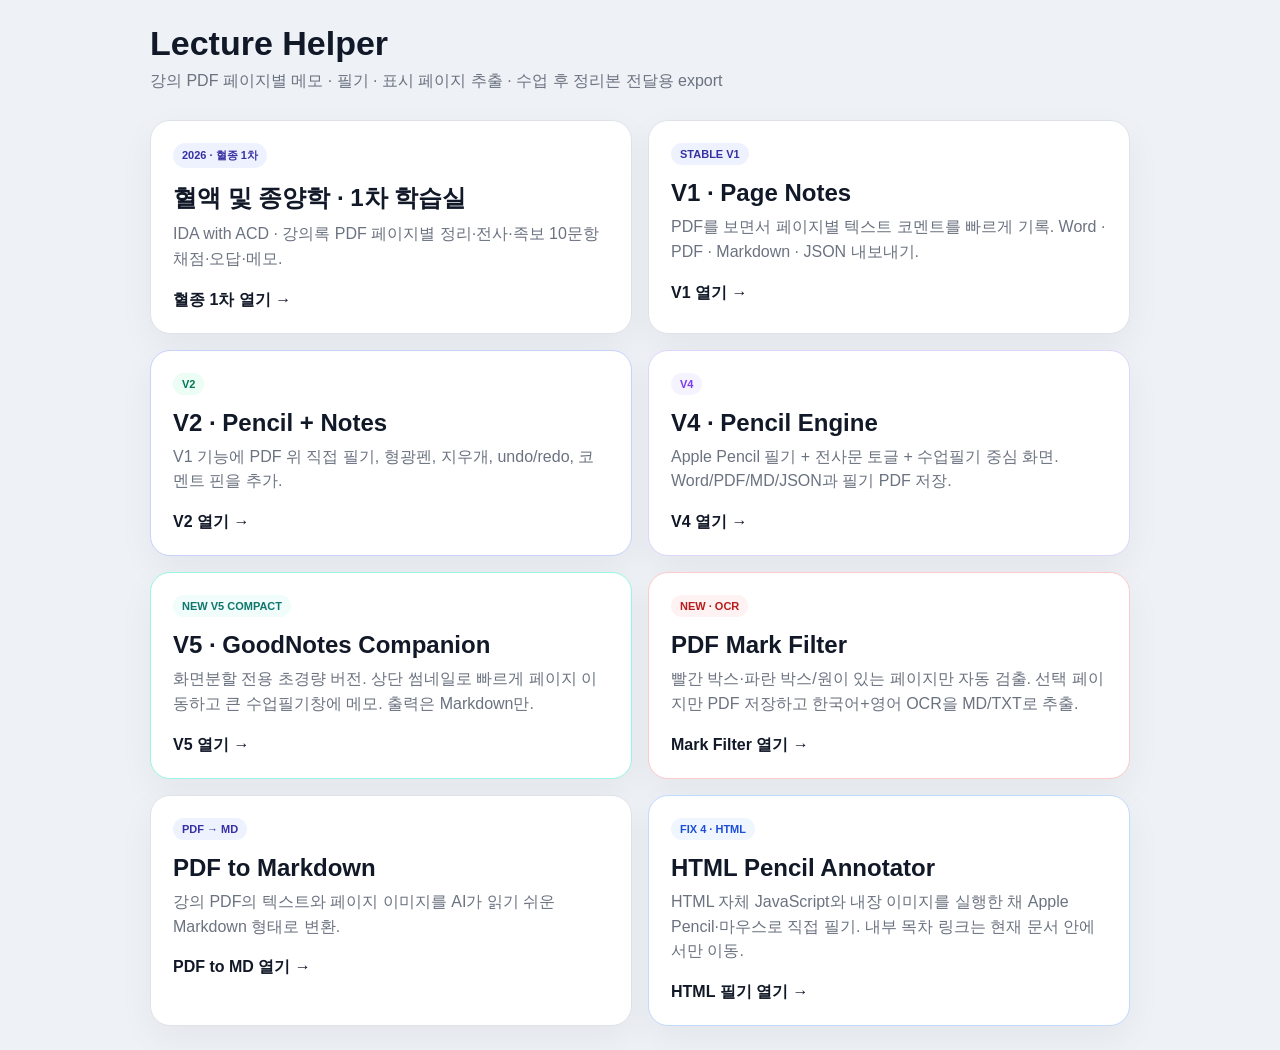
<file: index.html>
<!doctype html><html lang="ko"><head><meta charset="utf-8"><meta name="viewport" content="width=device-width,initial-scale=1"><meta name="theme-color" content="#111827"><title>Lecture Helper</title><style>*{box-sizing:border-box}body{margin:0;min-height:100vh;display:grid;place-items:center;background:#eef1f5;color:#111827;font-family:-apple-system,BlinkMacSystemFont,"Segoe UI","Noto Sans KR",sans-serif;padding:24px}.wrap{width:min(980px,100%)}h1{margin:0 0 8px;font-size:34px}.sub{color:#6b7280;margin:0 0 28px}.grid{display:grid;grid-template-columns:repeat(2,minmax(0,1fr));gap:16px}.card{display:block;text-decoration:none;color:inherit;background:white;border:1px solid #dfe3e8;border-radius:20px;padding:22px;box-shadow:0 12px 35px #1118270d}.card:hover{transform:translateY(-1px)}.badge{display:inline-block;font-size:11px;font-weight:800;border-radius:999px;padding:5px 9px;background:#eef2ff;color:#3730a3}.card h2{margin:14px 0 8px}.card p{color:#6b7280;line-height:1.55;margin:0}.go{margin-top:18px;font-weight:800}.v2{border-color:#c7d2fe}.v2 .badge{background:#ecfdf5;color:#047857}.v4{border-color:#ddd6fe}.v4 .badge{background:#f5f3ff;color:#7c3aed}.v5{border-color:#99f6e4}.v5 .badge{background:#f0fdfa;color:#0f766e}.mark{border-color:#fecaca}.mark .badge{background:#fef2f2;color:#b91c1c}.htmlnote{border-color:#bfdbfe}.htmlnote .badge{background:#eff6ff;color:#1d4ed8}@media(max-width:800px){.grid{grid-template-columns:1fr}h1{font-size:28px}}</style></head><body><main class="wrap"><h1>Lecture Helper</h1><p class="sub">강의 PDF 페이지별 메모 · 필기 · 표시 페이지 추출 · 수업 후 정리본 전달용 export</p><section class="grid"><a class="card" href="./hematology-1/"><span class="badge">2026 · 혈종 1차</span><h2>혈액 및 종양학 · 1차 학습실</h2><p>IDA with ACD · 강의록 PDF 페이지별 정리·전사·족보 10문항 채점·오답·메모.</p><div class="go">혈종 1차 열기 →</div></a><a class="card" href="./v1/"><span class="badge">STABLE V1</span><h2>V1 · Page Notes</h2><p>PDF를 보면서 페이지별 텍스트 코멘트를 빠르게 기록. Word · PDF · Markdown · JSON 내보내기.</p><div class="go">V1 열기 →</div></a><a class="card v2" href="./v2/"><span class="badge">V2</span><h2>V2 · Pencil + Notes</h2><p>V1 기능에 PDF 위 직접 필기, 형광펜, 지우개, undo/redo, 코멘트 핀을 추가.</p><div class="go">V2 열기 →</div></a><a class="card v4" href="./v4/"><span class="badge">V4</span><h2>V4 · Pencil Engine</h2><p>Apple Pencil 필기 + 전사문 토글 + 수업필기 중심 화면. Word/PDF/MD/JSON과 필기 PDF 저장.</p><div class="go">V4 열기 →</div></a><a class="card v5" href="./v5/"><span class="badge">NEW V5 COMPACT</span><h2>V5 · GoodNotes Companion</h2><p>화면분할 전용 초경량 버전. 상단 썸네일로 빠르게 페이지 이동하고 큰 수업필기창에 메모. 출력은 Markdown만.</p><div class="go">V5 열기 →</div></a><a class="card mark" href="./pdf_annotated_pages/"><span class="badge">NEW · OCR</span><h2>PDF Mark Filter</h2><p>빨간 박스·파란 박스/원이 있는 페이지만 자동 검출. 선택 페이지만 PDF 저장하고 한국어+영어 OCR을 MD/TXT로 추출.</p><div class="go">Mark Filter 열기 →</div></a><a class="card" href="./pdf_to_md/"><span class="badge">PDF → MD</span><h2>PDF to Markdown</h2><p>강의 PDF의 텍스트와 페이지 이미지를 AI가 읽기 쉬운 Markdown 형태로 변환.</p><div class="go">PDF to MD 열기 →</div></a><a class="card htmlnote" href="./html_annotator/?v=20261001d"><span class="badge">FIX 4 · HTML</span><h2>HTML Pencil Annotator</h2><p>HTML 자체 JavaScript와 내장 이미지를 실행한 채 Apple Pencil·마우스로 직접 필기. 내부 목차 링크는 현재 문서 안에서만 이동.</p><div class="go">HTML 필기 열기 →</div></a></section></main></body></html>
</file>
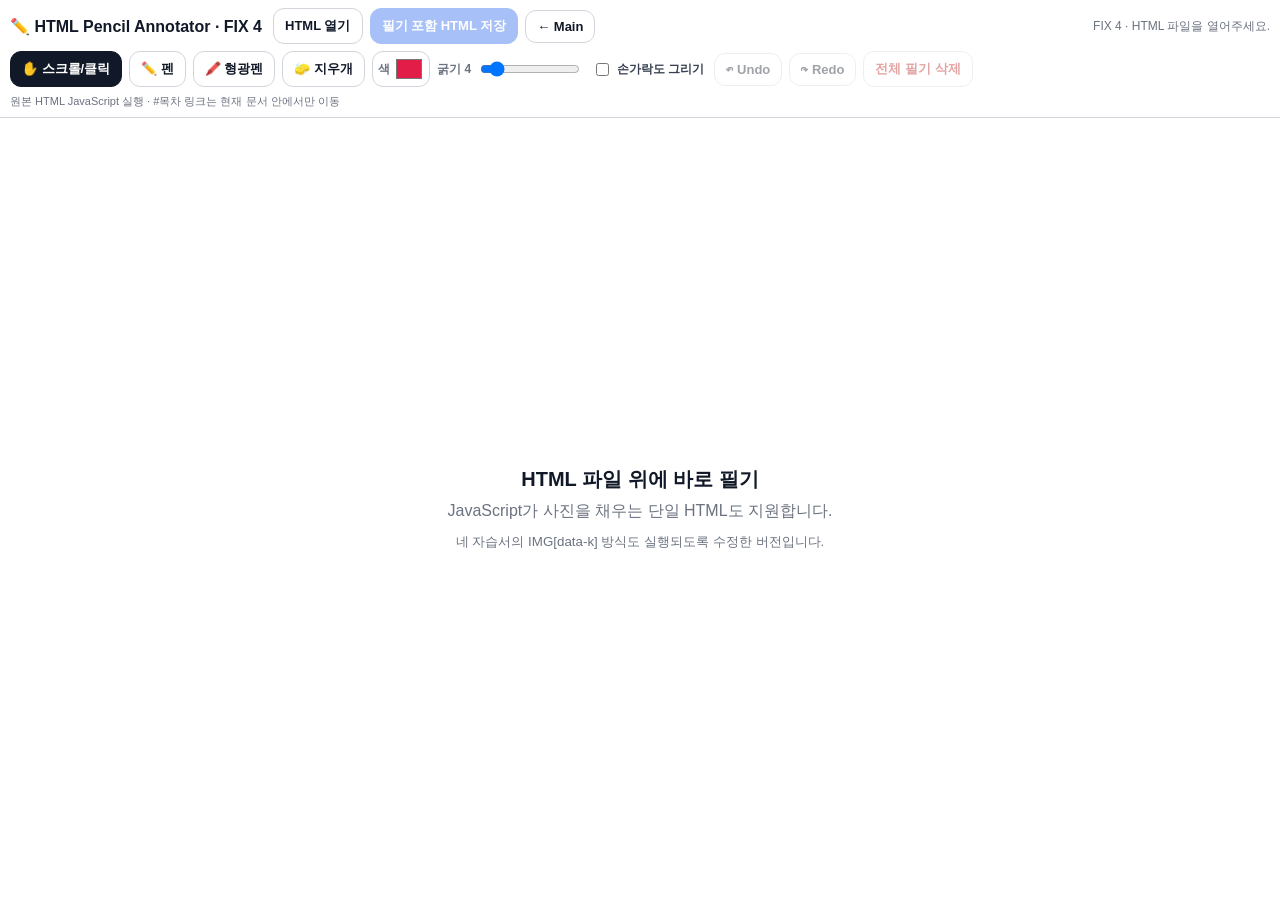
<file: html_annotator/index.html>
<!doctype html>
<html lang="ko">
<head>
<meta charset="utf-8">
<meta name="viewport" content="width=device-width,initial-scale=1,viewport-fit=cover">
<meta name="theme-color" content="#111827">
<meta http-equiv="Cache-Control" content="no-cache, no-store, must-revalidate">
<meta http-equiv="Pragma" content="no-cache">
<meta http-equiv="Expires" content="0">
<title>HTML Pencil Annotator · Lecture Helper</title>
<style>
*{box-sizing:border-box}:root{--bg:#f3f4f6;--line:#d1d5db;--text:#111827;--muted:#6b7280}
html,body{margin:0;width:100%;height:100%;overflow:hidden;background:var(--bg);color:var(--text);font-family:-apple-system,BlinkMacSystemFont,"Segoe UI","Noto Sans KR",sans-serif}body{display:flex;flex-direction:column}
.topbar{flex:0 0 auto;background:rgba(255,255,255,.97);border-bottom:1px solid var(--line);padding:max(8px,env(safe-area-inset-top)) 10px 8px;backdrop-filter:blur(12px);z-index:10}.row{display:flex;align-items:center;gap:7px;flex-wrap:wrap}.row+.row{margin-top:7px}.brand{font-weight:900;margin-right:4px;white-space:nowrap}
button,.file-label{appearance:none;border:1px solid var(--line);background:#fff;color:var(--text);border-radius:11px;padding:8px 11px;font:inherit;font-size:13px;font-weight:700;cursor:pointer;white-space:nowrap}button:hover,.file-label:hover{background:#f9fafb}button.active{background:#111827;color:#fff;border-color:#111827}button.primary{background:#2563eb;color:#fff;border-color:#2563eb}.danger{color:#b91c1c}button:disabled{opacity:.4;cursor:default}input[type=file]{display:none}.spacer{flex:1}.status{font-size:12px;color:var(--muted);min-width:140px;overflow:hidden;text-overflow:ellipsis;white-space:nowrap}.color-wrap{display:flex;align-items:center;gap:4px;padding:3px 5px;border:1px solid var(--line);border-radius:11px;background:#fff}input[type=color]{width:30px;height:28px;border:0;padding:0;background:transparent}input[type=range]{width:100px}.range-label{font-size:12px;color:var(--muted);font-weight:700;white-space:nowrap}.check{display:flex;align-items:center;gap:5px;font-size:12px;font-weight:700;color:#374151;white-space:nowrap;padding:0 3px}.viewer-wrap{position:relative;flex:1;min-height:0;background:#cfd4dc}iframe{display:block;width:100%;height:100%;border:0;background:#fff}.empty{position:absolute;inset:0;display:grid;place-items:center;padding:30px;text-align:center;color:#6b7280;pointer-events:none}.empty strong{display:block;color:#111827;font-size:20px;margin-bottom:8px}.empty small{display:block;max-width:650px;line-height:1.6;margin-top:9px}.help{font-size:11px;color:#6b7280;line-height:1.35}
@media(max-width:760px){.topbar{padding-left:7px;padding-right:7px}.brand{width:100%}.status{order:20;width:100%}.spacer{display:none}button,.file-label{padding:7px 9px;font-size:12px}.row{gap:5px}.help{display:none}input[type=range]{width:78px}}
</style>
</head>
<body>
<header class="topbar">
  <div class="row">
    <div class="brand">✏️ HTML Pencil Annotator · FIX 4</div>
    <label class="file-label" for="fileInput">HTML 열기</label>
    <input id="fileInput" type="file" accept="text/html,.html,.htm">
    <button id="saveBtn" class="primary" disabled>필기 포함 HTML 저장</button>
    <button id="homeBtn">← Main</button>
    <div class="spacer"></div><div id="status" class="status">FIX 4 · HTML 파일을 열어주세요.</div>
  </div>
  <div class="row">
    <button data-tool="hand" class="active">✋ 스크롤/클릭</button>
    <button data-tool="pen">✏️ 펜</button>
    <button data-tool="highlighter">🖍️ 형광펜</button>
    <button data-tool="eraser">🧽 지우개</button>
    <div class="color-wrap"><span class="range-label">색</span><input id="color" type="color" value="#e11d48"></div>
    <span class="range-label">굵기 <b id="widthValue">4</b></span><input id="width" type="range" min="1" max="30" step="1" value="4">
    <label class="check"><input id="fingerDraw" type="checkbox"> 손가락도 그리기</label>
    <button id="undoBtn" disabled>↶ Undo</button><button id="redoBtn" disabled>↷ Redo</button><button id="clearBtn" class="danger" disabled>전체 필기 삭제</button>
    <span class="help">원본 HTML JavaScript 실행 · #목차 링크는 현재 문서 안에서만 이동</span>
  </div>
</header>
<main class="viewer-wrap">
  <iframe id="viewer" sandbox="allow-same-origin allow-scripts" title="HTML preview"></iframe>
  <div id="empty" class="empty"><div><strong>HTML 파일 위에 바로 필기</strong>JavaScript가 사진을 채우는 단일 HTML도 지원합니다.<small>네 자습서의 IMG[data-k] 방식도 실행되도록 수정한 버전입니다.</small></div></div>
</main>
<script>
(()=>{
const $=id=>document.getElementById(id);
const viewer=$('viewer'),fileInput=$('fileInput'),saveBtn=$('saveBtn'),status=$('status'),empty=$('empty'),colorInput=$('color'),widthInput=$('width'),widthValue=$('widthValue'),fingerDraw=$('fingerDraw'),undoBtn=$('undoBtn'),redoBtn=$('redoBtn'),clearBtn=$('clearBtn');
let tool='hand',fileName='document.html',storageKey='',svg=null,drawing=false,activePath=null,points=[],history=[],historyIndex=-1,resizeObserver=null;
$('homeBtn').onclick=()=>location.href='../';
widthInput.oninput=()=>widthValue.textContent=widthInput.value;
document.querySelectorAll('[data-tool]').forEach(b=>b.onclick=()=>setTool(b.dataset.tool));
fingerDraw.onchange=syncInteractionMode;
function setTool(next){tool=next;document.querySelectorAll('[data-tool]').forEach(b=>b.classList.toggle('active',b.dataset.tool===tool));syncInteractionMode();if(svg)status.textContent=tool==='hand'?'스크롤/클릭 모드':`${tool==='pen'?'펜':tool==='highlighter'?'형광펜':'지우개'} 모드`}
function syncInteractionMode(){if(!svg)return;if(tool==='hand'){svg.style.pointerEvents='none';svg.style.touchAction='auto'}else{svg.style.pointerEvents='auto';svg.style.touchAction=fingerDraw.checked?'none':'pan-x pan-y pinch-zoom'}}
fileInput.onchange=async e=>{const f=e.target.files?.[0];if(!f)return;await loadFile(f)};
async function loadFile(file){
  try{
    fileName=file.name||'document.html';storageKey=`lh-html-annotator:${file.name}:${file.size}:${file.lastModified}`;
    status.textContent=`FIX 4 · ${fileName} 읽는 중…`;
    const text=await file.text();
    viewer.onload=()=>setupViewer();
    viewer.srcdoc=text;
  }catch(err){console.error(err);status.textContent='HTML 파일을 열지 못했습니다.'}
}
function setupViewer(){
  const doc=viewer.contentDocument,win=viewer.contentWindow;if(!doc?.documentElement||!win){status.textContent='HTML 문서 접근 실패';return}
  empty.style.display='none';if(resizeObserver)resizeObserver.disconnect();
  const old=doc.getElementById('lh-annotation-layer');let existing='';if(old){existing=[...old.querySelectorAll('path')].map(p=>p.outerHTML).join('');old.remove()}
  svg=doc.createElementNS('http://www.w3.org/2000/svg','svg');svg.id='lh-annotation-layer';svg.setAttribute('data-lecture-helper-annotation','true');svg.style.cssText='position:absolute;left:0;top:0;z-index:2147483646;overflow:visible;pointer-events:none;user-select:none;-webkit-user-select:none;';svg.innerHTML=existing;(doc.body||doc.documentElement).appendChild(svg);[...svg.querySelectorAll('path')].forEach(preparePath);
  installNavigationGuard(doc,win);
  try{win.open=()=>null}catch(_){}
  sizeLayer();requestAnimationFrame(sizeLayer);setTimeout(sizeLayer,300);setTimeout(sizeLayer,1200);setTimeout(sizeLayer,2500);
  if('ResizeObserver' in window){resizeObserver=new ResizeObserver(sizeLayer);resizeObserver.observe(doc.documentElement);if(doc.body)resizeObserver.observe(doc.body)}
  [...doc.images].forEach(img=>img.addEventListener('load',sizeLayer));
  svg.addEventListener('pointerdown',pointerDown);svg.addEventListener('pointermove',pointerMove);svg.addEventListener('pointerup',pointerUp);svg.addEventListener('pointercancel',pointerUp);
  const stored=localStorage.getItem(storageKey);if(!existing&&stored){try{restoreState(JSON.parse(stored),false)}catch(_){}}
  history=[captureState()];historyIndex=0;updateHistoryButtons();syncInteractionMode();saveBtn.disabled=false;clearBtn.disabled=false;
  reportImages(doc,0);setTimeout(()=>reportImages(doc,1),700);setTimeout(()=>reportImages(doc,2),1800);
}
function reportImages(doc,phase){const imgs=[...doc.images],loaded=imgs.filter(i=>i.naturalWidth>0).length,emptySrc=imgs.filter(i=>!i.getAttribute('src')).length,broken=imgs.filter(i=>i.getAttribute('src')&&i.complete&&i.naturalWidth===0).length;status.textContent=`FIX 4 · 이미지 ${loaded}/${imgs.length}${emptySrc?` · src대기 ${emptySrc}`:''}${broken?` · 실패 ${broken}`:''}${phase===2?' · 준비됨':''}`}
function installNavigationGuard(doc,win){
  if(doc.documentElement.dataset.lhNavGuard==='1')return;doc.documentElement.dataset.lhNavGuard='1';
  doc.addEventListener('click',e=>{
    const a=e.target?.closest?.('a[href]');if(!a)return;
    const raw=(a.getAttribute('href')||'').trim();if(!raw)return;
    if(raw.startsWith('#')){
      e.preventDefault();e.stopPropagation();
      let id=raw.slice(1);try{id=decodeURIComponent(id)}catch(_){}
      const target=id?doc.getElementById(id):doc.documentElement;
      if(target)target.scrollIntoView({behavior:'smooth',block:'start'});
      return;
    }
    e.preventDefault();e.stopPropagation();status.textContent='현재 HTML 보호: 문서 밖으로 이동하는 링크는 차단됨';
  },true);
  doc.addEventListener('submit',e=>{e.preventDefault();e.stopPropagation();status.textContent='현재 HTML 보호: 문서 이동 차단됨'},true);
}
function sizeLayer(){if(!svg||!viewer.contentDocument)return;const d=viewer.contentDocument,b=d.body,r=d.documentElement,w=Math.max(r.scrollWidth,r.clientWidth,b?b.scrollWidth:0,viewer.clientWidth),h=Math.max(r.scrollHeight,r.clientHeight,b?b.scrollHeight:0,viewer.clientHeight);svg.setAttribute('width',w);svg.setAttribute('height',h);svg.setAttribute('viewBox',`0 0 ${w} ${h}`)}
function canDraw(e){return tool!=='hand'&&!(e.pointerType==='touch'&&!fingerDraw.checked)}
function pt(e){const w=viewer.contentWindow;return[e.clientX+w.scrollX,e.clientY+w.scrollY]}
function pointerDown(e){if(!canDraw(e))return;if(e.pointerType!=='touch'||fingerDraw.checked)e.preventDefault();if(tool==='eraser'){drawing=true;eraseAt(e);try{svg.setPointerCapture(e.pointerId)}catch(_){}return}drawing=true;points=[pt(e)];activePath=viewer.contentDocument.createElementNS('http://www.w3.org/2000/svg','path');const bw=+widthInput.value;activePath.setAttribute('fill','none');activePath.setAttribute('stroke',colorInput.value);activePath.setAttribute('stroke-linecap','round');activePath.setAttribute('stroke-linejoin','round');activePath.setAttribute('stroke-width',tool==='highlighter'?Math.max(8,bw*4):bw);activePath.setAttribute('opacity',tool==='highlighter'?'.28':'1');activePath.setAttribute('data-tool',tool);if(tool==='highlighter')activePath.style.mixBlendMode='multiply';preparePath(activePath);svg.appendChild(activePath);updatePath();try{svg.setPointerCapture(e.pointerId)}catch(_){}}
function pointerMove(e){if(!drawing||!canDraw(e))return;if(e.pointerType!=='touch'||fingerDraw.checked)e.preventDefault();if(tool==='eraser'){eraseAt(e);return}points.push(pt(e));updatePath()}
function pointerUp(e){if(!drawing)return;drawing=false;if(activePath&&points.length===1){const[x,y]=points[0];activePath.setAttribute('d',`M ${x} ${y} l .01 .01`)}activePath=null;points=[];commitState();try{svg.releasePointerCapture(e.pointerId)}catch(_){}}
function updatePath(){if(!activePath||!points.length)return;if(points.length<3){activePath.setAttribute('d',`M ${points[0][0]} ${points[0][1]} L ${points[points.length-1][0]} ${points[points.length-1][1]}`);return}let d=`M ${points[0][0]} ${points[0][1]}`;for(let i=1;i<points.length-1;i++){const p=points[i],n=points[i+1],mx=(p[0]+n[0])/2,my=(p[1]+n[1])/2;d+=` Q ${p[0]} ${p[1]} ${mx} ${my}`}const l=points[points.length-1];activePath.setAttribute('d',d+` L ${l[0]} ${l[1]}`)}
function preparePath(p){p.style.pointerEvents='stroke';p.style.vectorEffect='non-scaling-stroke'}
function eraseAt(e){const t=viewer.contentDocument.elementFromPoint(e.clientX,e.clientY);if(t?.tagName?.toLowerCase()==='path'&&t.closest('#lh-annotation-layer'))t.remove()}
function captureState(){return svg?[...svg.querySelectorAll('path')].map(p=>({d:p.getAttribute('d')||'',stroke:p.getAttribute('stroke')||'#000',width:p.getAttribute('stroke-width')||'4',opacity:p.getAttribute('opacity')||'1',tool:p.getAttribute('data-tool')||'pen',blend:p.style.mixBlendMode||''})):[]}
function restoreState(state,persist=true){if(!svg)return;svg.querySelectorAll('path').forEach(p=>p.remove());for(const x of state||[]){const p=viewer.contentDocument.createElementNS('http://www.w3.org/2000/svg','path');p.setAttribute('d',x.d||'');p.setAttribute('fill','none');p.setAttribute('stroke',x.stroke||'#000');p.setAttribute('stroke-width',x.width||'4');p.setAttribute('stroke-linecap','round');p.setAttribute('stroke-linejoin','round');p.setAttribute('opacity',x.opacity||'1');p.setAttribute('data-tool',x.tool||'pen');if(x.blend)p.style.mixBlendMode=x.blend;preparePath(p);svg.appendChild(p)}if(persist)persistState()}
function commitState(){if(!svg)return;history=history.slice(0,historyIndex+1);history.push(captureState());historyIndex++;if(history.length>101){history.shift();historyIndex--}persistState();updateHistoryButtons()}
function persistState(){if(storageKey&&svg)try{localStorage.setItem(storageKey,JSON.stringify(captureState()))}catch(_){}}
function updateHistoryButtons(){undoBtn.disabled=historyIndex<=0;redoBtn.disabled=historyIndex>=history.length-1}
undoBtn.onclick=()=>{if(historyIndex<=0)return;restoreState(history[--historyIndex]);updateHistoryButtons()};
redoBtn.onclick=()=>{if(historyIndex>=history.length-1)return;restoreState(history[++historyIndex]);updateHistoryButtons()};
clearBtn.onclick=()=>{if(!svg||!svg.querySelector('path'))return;if(!confirm('현재 HTML의 모든 필기를 삭제할까요?'))return;svg.querySelectorAll('path').forEach(p=>p.remove());commitState()};
saveBtn.onclick=()=>{const doc=viewer.contentDocument;if(!doc||!svg)return;sizeLayer();const clone=doc.documentElement.cloneNode(true),layer=clone.querySelector('#lh-annotation-layer');clone.removeAttribute?.('data-lh-nav-guard');if(layer){layer.style.pointerEvents='none';layer.style.touchAction='auto';layer.querySelectorAll('path').forEach(p=>p.style.pointerEvents='none')}const out='<!doctype html>\n'+clone.outerHTML,blob=new Blob([out],{type:'text/html;charset=utf-8'}),a=document.createElement('a'),base=fileName.replace(/\.html?$/i,'');a.href=URL.createObjectURL(blob);a.download=`${base}_annotated.html`;document.body.appendChild(a);a.click();const u=a.href;a.remove();setTimeout(()=>URL.revokeObjectURL(u),3000);status.textContent=`${base}_annotated.html 저장됨`};
})();
</script>
</body>
</html>
</file>
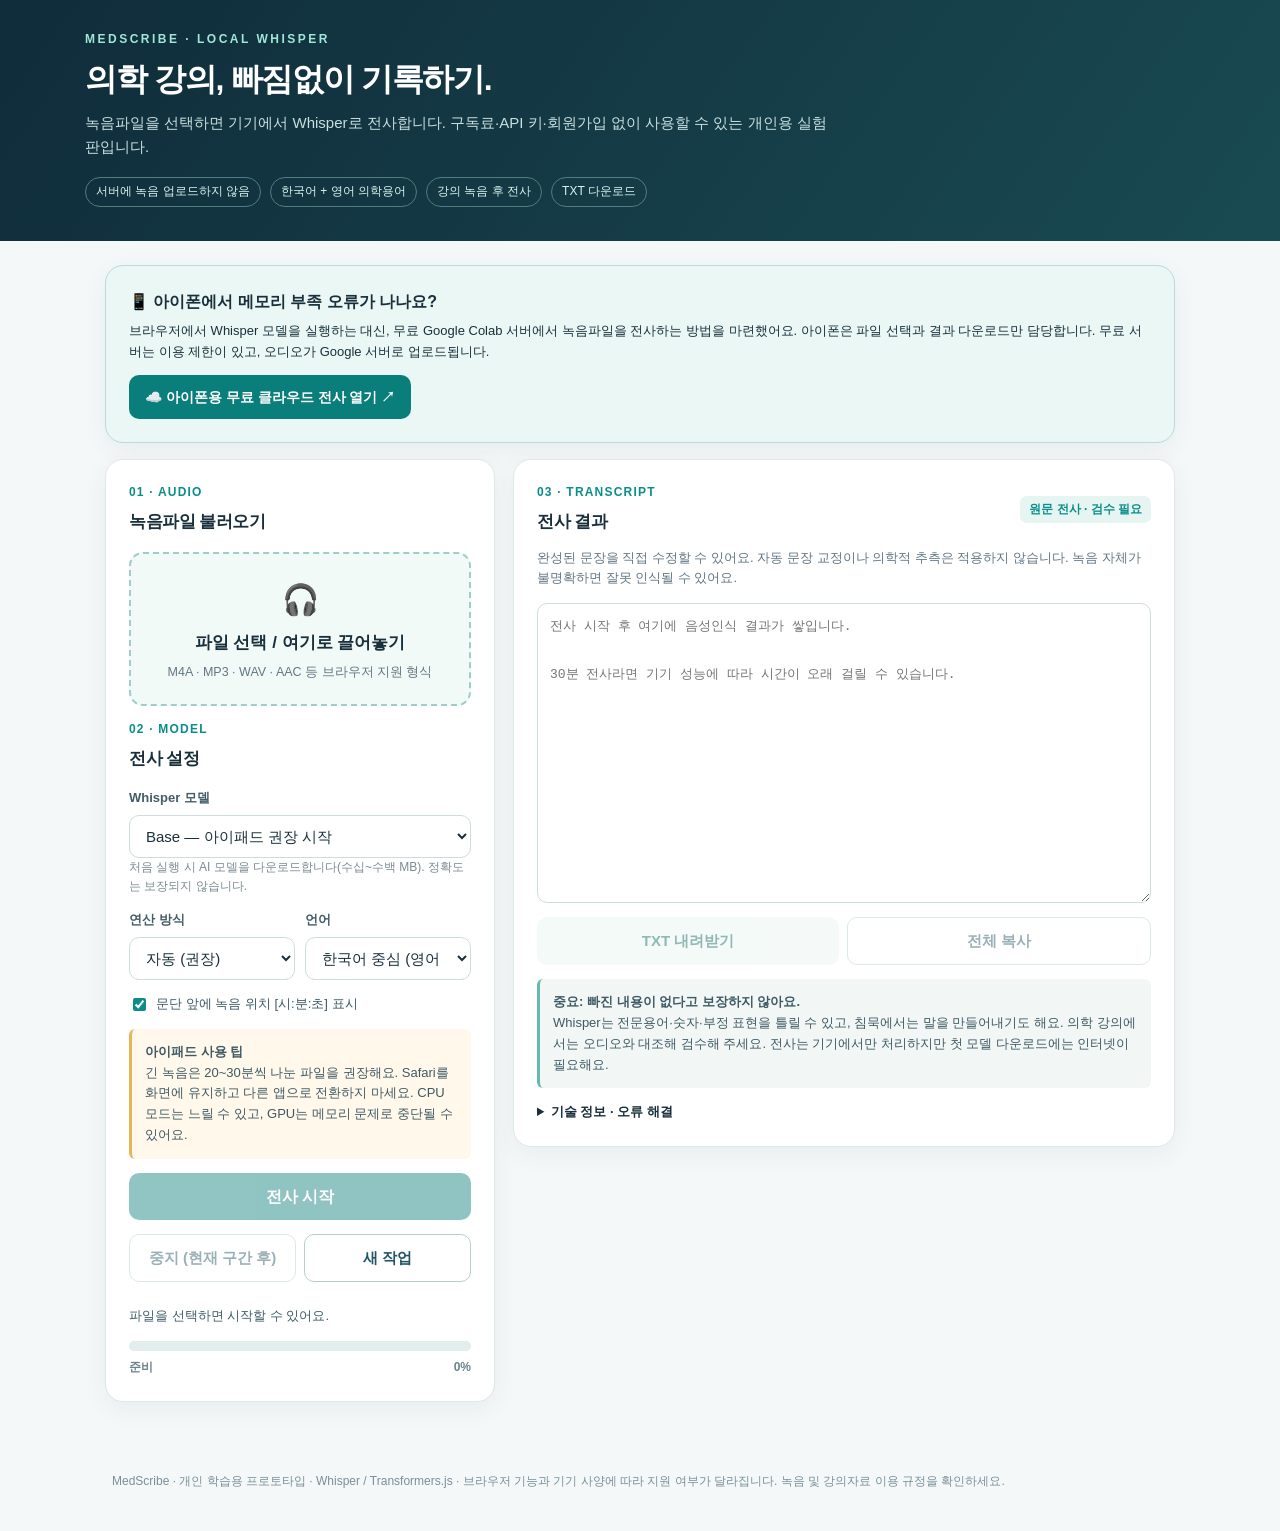
<file: medscribe/index.html>
<!doctype html>
<html lang="ko">
<head>
  <meta charset="utf-8" />
  <meta name="viewport" content="width=device-width, initial-scale=1, viewport-fit=cover" />
  <meta name="theme-color" content="#112b38" />
  <title>MedScribe | 무료 의학 강의 녹음 전사</title>
  <style>
    :root{--ink:#19303c;--sub:#627684;--line:#dfe8e9;--deep:#123744;--sea:#0b8e8a;--mint:#e6f5f1;--bg:#f5f8f8;--paper:#fff;--error:#b53e45}
    *{box-sizing:border-box}body{margin:0;background:var(--bg);font-family:-apple-system,BlinkMacSystemFont,"Apple SD Gothic Neo","Noto Sans KR","Segoe UI",sans-serif;color:var(--ink);font-size:15px;line-height:1.6}
    header{background:linear-gradient(125deg,#102d3b 4%,#194a52 100%);color:white;padding:30px max(22px,calc((100vw - 1110px)/2)) 34px}header h1{font-size:32px;letter-spacing:-1.3px;margin:5px 0 6px}header p{color:#c8dfe0;margin:0;max-width:750px}.brand{font-size:12px;font-weight:800;letter-spacing:2.5px;color:#a1e6d8}.badges{display:flex;gap:9px;flex-wrap:wrap;margin-top:18px}.badge{font-size:12px;border:1px solid #527c81;padding:4px 10px;border-radius:30px;color:#d8f5ef}
    main{max-width:1110px;margin:24px auto 70px;padding:0 20px}.grid{display:grid;grid-template-columns:390px minmax(0,1fr);gap:18px;align-items:start}.card{background:var(--paper);border:1px solid var(--line);border-radius:18px;padding:23px;box-shadow:0 7px 25px #173a4210}.card h2{font-size:17px;margin:0 0 16px;letter-spacing:-.5px}.section-label{font-size:12px;font-weight:800;color:var(--sea);letter-spacing:1.2px;margin-bottom:6px}.stack{display:grid;gap:14px}.drop{border:2px dashed #9fceca;background:#f2faf8;border-radius:14px;padding:22px 13px;text-align:center;cursor:pointer;outline:none}.drop:hover,.drop.dragging,.drop:focus-visible{background:#e4f4ef;border-color:#0b8e8a}.drop strong{display:block;font-size:17px}.drop small{color:var(--sub);display:block;margin:6px auto 0}.drop .symbol{font-size:30px;margin-bottom:5px}input[type=file]{display:none}
    label.field{display:block;font-size:13px;color:#435d68;font-weight:800;margin-bottom:6px}select, input[type=text],textarea{width:100%;border:1px solid #cddcdb;border-radius:10px;background:#fff;font:inherit;color:var(--ink);padding:11px 12px}select:focus,textarea:focus,input:focus{outline:2px solid #82cbc2;outline-offset:1px}textarea{resize:vertical;min-height:300px;font-family:ui-monospace,SFMono-Regular,Consolas,"D2Coding",monospace;font-size:13px;line-height:1.85;white-space:pre-wrap}button{border:0;border-radius:10px;padding:11px 15px;font:inherit;font-weight:800;cursor:pointer;min-height:45px}button:disabled{opacity:.45;cursor:not-allowed}.primary{background:#097e7a;color:white;width:100%;font-size:16px}.primary:hover:not(:disabled){background:#086f6c}.outline{background:white;color:#225464;border:1px solid #b6cece}.outline:hover:not(:disabled){background:#eff8f6}.soft{background:#e8f4f1;color:#0a645f}.danger{color:var(--error);background:#fff0ee}.row{display:flex;gap:8px;flex-wrap:wrap}.row>button{flex:1;white-space:nowrap}.muted{color:var(--sub);font-size:13px}.callout{background:#f2f7f6;border-left:3px solid #66b9ad;padding:13px;border-radius:6px;font-size:13px;color:#3e5a64}.warning{background:#fff8eb;border-left-color:#e9b459}.status{padding:10px 0;color:#3e5c67;font-size:13px;min-height:45px;white-space:pre-wrap;overflow-wrap:anywhere}.progress{height:10px;border-radius:99px;background:#e1eeeb;overflow:hidden}.bar{height:100%;background:linear-gradient(90deg,#39b7a3,#087f7d);width:0%;transition:width .2s}.statline{display:flex;justify-content:space-between;gap:8px;color:#6a838b;font-size:12px;font-weight:700;margin-top:7px}.filepill{font-size:12px;color:#3c6070;border:1px solid #d7e8e8;background:#f7fbfa;border-radius:9px;padding:10px;overflow-wrap:anywhere;display:none}.result-head{display:flex;align-items:center;justify-content:space-between;gap:10px;flex-wrap:wrap}.result-head .tag{font-size:12px;color:var(--sea);background:var(--mint);border-radius:7px;padding:4px 9px;font-weight:800}audio{width:100%;margin:4px 0 13px}footer{max-width:1100px;margin:0 auto 40px;padding:0 22px;color:#799099;font-size:12px}.mini{font-size:12px;color:#7a8b91}.checkrow{display:flex;gap:7px;align-items:center;font-size:13px;color:#3c5865}.checkrow input{accent-color:#0b8e8a}.hide{display:none!important}hr{height:1px;border:0;background:var(--line);margin:6px 0}.three{display:grid;grid-template-columns:1fr 1fr;gap:10px}a{color:#087c78;text-underline-offset:3px}#log{font-size:12px;max-height:130px;overflow:auto;white-space:pre-line;color:#6b7c80}.toast{position:fixed;bottom:24px;left:50%;transform:translateX(-50%);background:#1e5159;color:white;padding:10px 17px;border-radius:11px;box-shadow:0 5px 30px #3334;display:none;z-index:10}
    @media(max-width:840px){header{padding:29px 22px 32px}header h1{font-size:28px}.grid{grid-template-columns:1fr}.card{padding:19px}main{margin:16px auto 55px;padding:0 14px}textarea{min-height:400px}.row>button{font-size:13px;padding:9px 10px}}
  </style>
</head>
<body>
<header>
  <div class="brand">MEDSCRIBE · LOCAL WHISPER</div>
  <h1>의학 강의, 빠짐없이 기록하기.</h1>
  <p>녹음파일을 선택하면 기기에서 Whisper로 전사합니다. 구독료·API 키·회원가입 없이 사용할 수 있는 개인용 실험판입니다.</p>
  <div class="badges"><span class="badge">서버에 녹음 업로드하지 않음</span><span class="badge">한국어 + 영어 의학용어</span><span class="badge">강의 녹음 후 전사</span><span class="badge">TXT 다운로드</span></div>
</header>
<main>
<div class="card" style="margin-bottom:16px;border:1px solid #b8dada;background:#eaf7f4">
  <strong style="font-size:16px">📱 아이폰에서 메모리 부족 오류가 나나요?</strong>
  <p style="margin:7px 0 12px;font-size:13px">브라우저에서 Whisper 모델을 실행하는 대신, 무료 Google Colab 서버에서 녹음파일을 전사하는 방법을 마련했어요. 아이폰은 파일 선택과 결과 다운로드만 담당합니다. 무료 서버는 이용 제한이 있고, 오디오가 Google 서버로 업로드됩니다.</p>
  <a href="https://colab.research.google.com/github/seowonniiii/lecture_helper/blob/main/medscribe/MedScribe_Colab.ipynb" target="_blank" rel="noopener noreferrer" style="display:inline-block;background:#097e7a;color:white;border-radius:10px;padding:11px 16px;font-size:14px;font-weight:800;text-decoration:none">☁️ 아이폰용 무료 클라우드 전사 열기 ↗</a>
</div>
<div class="grid">
  <section class="card stack" aria-labelledby="controlTitle">
    <div><div class="section-label">01 · AUDIO</div><h2 id="controlTitle">녹음파일 불러오기</h2>
      <div id="drop" class="drop" role="button" tabindex="0" aria-label="녹음파일 선택하기">
        <div class="symbol">🎧</div><strong>파일 선택 / 여기로 끌어놓기</strong><small>M4A · MP3 · WAV · AAC 등 브라우저 지원 형식</small>
      </div><input id="fileInput" type="file" accept="audio/*,.m4a,.mp3,.wav,.aac,.mp4" />
      <div id="filePill" class="filepill" aria-live="polite"></div>
    </div>
    <div><div class="section-label">02 · MODEL</div><h2>전사 설정</h2>
      <div class="stack">
        <div><label class="field" for="model">Whisper 모델</label><select id="model"><option value="whisper-tiny">Tiny — 가벼운 테스트용</option><option value="whisper-base" selected>Base — 아이패드 권장 시작</option><option value="whisper-small">Small — 더 정확할 수 있으나 무거움</option></select><div class="mini">처음 실행 시 AI 모델을 다운로드합니다(수십~수백 MB). 정확도는 보장되지 않습니다.</div></div>
        <div class="three"><div><label class="field" for="device">연산 방식</label><select id="device"><option value="auto" selected>자동 (권장)</option><option value="wasm">CPU · 안정성</option><option value="webgpu">GPU · 속도 시도</option></select></div><div><label class="field" for="language">언어</label><select id="language"><option value="ko" selected>한국어 중심 (영어 혼용)</option><option value="auto">자동 감지</option><option value="en">영어 중심</option></select></div></div>
        <label class="checkrow"><input id="timecodes" type="checkbox" checked> 문단 앞에 녹음 위치 [시:분:초] 표시</label>
      </div>
    </div>
    <div class="callout warning"><b>아이패드 사용 팁</b><br>긴 녹음은 20~30분씩 나눈 파일을 권장해요. Safari를 화면에 유지하고 다른 앱으로 전환하지 마세요. CPU 모드는 느릴 수 있고, GPU는 메모리 문제로 중단될 수 있어요.</div>
    <div class="stack">
      <button id="startBtn" class="primary" disabled>파일을 선택해 주세요</button>
      <div class="row"><button id="stopBtn" class="outline" disabled>중지 (현재 구간 후)</button><button id="resetBtn" class="outline">새 작업</button></div>
      <div><div id="status" class="status" role="status">파일을 선택하면 시작할 수 있어요.</div><div class="progress"><div id="bar" class="bar"></div></div><div class="statline"><span id="phase">준비</span><span id="percent">0%</span></div></div>
      <div id="resumeBox" class="callout hide"><strong>저장된 작업이 있어요.</strong><div class="mini">같은 파일을 다시 선택하면 중간부터 이어서 시도할 수 있어요. 이미 생성된 문장은 로컬에 보관돼 있어요.</div><button id="resumeBtn" class="soft" style="margin-top:8px;width:100%">저장된 전사 불러오기</button></div>
    </div>
  </section>
  <section class="card stack" aria-labelledby="resultTitle">
    <div class="result-head"><div><div class="section-label">03 · TRANSCRIPT</div><h2 id="resultTitle" style="margin-bottom:0">전사 결과</h2></div><span class="tag" id="transcriptTag">원문 전사 · 검수 필요</span></div>
    <p class="muted" style="margin:-2px 0 0">완성된 문장을 직접 수정할 수 있어요. 자동 문장 교정이나 의학적 추측은 적용하지 않습니다. 녹음 자체가 불명확하면 잘못 인식될 수 있어요.</p>
    <audio id="player" controls class="hide"></audio>
    <textarea id="transcript" placeholder="전사 시작 후 여기에 음성인식 결과가 쌓입니다.&#10;&#10;30분 전사라면 기기 성능에 따라 시간이 오래 걸릴 수 있습니다." spellcheck="false"></textarea>
    <div class="row"><button id="downloadBtn" class="soft" disabled>TXT 내려받기</button><button id="copyBtn" class="outline" disabled>전체 복사</button></div>
    <div class="callout"><b>중요: 빠진 내용이 없다고 보장하지 않아요.</b><br>Whisper는 전문용어·숫자·부정 표현을 틀릴 수 있고, 침묵에서는 말을 만들어내기도 해요. 의학 강의에서는 오디오와 대조해 검수해 주세요. 전사는 기기에서만 처리하지만 첫 모델 다운로드에는 인터넷이 필요해요.</div>
    <details><summary style="cursor:pointer;font-weight:700;font-size:13px">기술 정보 · 오류 해결</summary><div id="log"></div><p class="mini">이 페이지는 무료 공개 음성인식 모델을 브라우저에서 실행합니다. 라이브러리는 CDN, 모델은 Hugging Face에서 내려받습니다. 오디오 데이터는 전사 서버로 전송하지 않습니다. Safari가 메모리 부족으로 종료되면 더 작은 파일로 나누거나 Tiny/Base·CPU 모드로 다시 시도하세요. 웹사이트는 HTTPS 배포를 권장합니다.</p></details>
  </section>
</div>
</main>
<footer>MedScribe · 개인 학습용 프로토타입 · Whisper / Transformers.js · 브라우저 기능과 기기 사양에 따라 지원 여부가 달라집니다. 녹음 및 강의자료 이용 규정을 확인하세요.</footer>
<div id="toast" class="toast"></div>
<script type="module">
const $ = id => document.getElementById(id);
const ui = {file:$('fileInput'),drop:$('drop'),pill:$('filePill'),start:$('startBtn'),stop:$('stopBtn'),reset:$('resetBtn'),model:$('model'),device:$('device'),language:$('language'),timecodes:$('timecodes'),status:$('status'),bar:$('bar'),phase:$('phase'),percent:$('percent'),text:$('transcript'),audio:$('player'),copy:$('copyBtn'),download:$('downloadBtn'),log:$('log'),resumeBox:$('resumeBox'),resume:$('resumeBtn'),tag:$('transcriptTag')};
let currentFile=null, currentURL=null, busy=false, cancel=false, transcriber=null, loadedModel='', loadedDevice='';
let cursor=0, lastSignature='', resumeDraft=null, fileDuration=0, lastSaved=null;
const SAVE_KEY='medscribe_local_last_v1';
const print=(msg)=>{const time=new Date().toLocaleTimeString('ko-KR');ui.log.textContent += `[${time}] ${msg}\n`;ui.log.scrollTop=ui.log.scrollHeight;};
const status=(msg)=>{ui.status.textContent=msg;print(msg)};
const pct=(n, stage)=>{const p=Math.min(100,Math.max(0,Math.round(n)));ui.bar.style.width=p+'%';ui.percent.textContent=p+'%';if(stage)ui.phase.textContent=stage;};
const timeStr=(seconds)=>{const n=Math.max(0,Math.floor(seconds||0));return [Math.floor(n/3600),Math.floor(n/60)%60,n%60].map(x=>String(x).padStart(2,'0')).join(':');};
function signature(file){return `${file.name}|${file.size}|${file.lastModified}`;}
function saved(){try{return JSON.parse(localStorage.getItem(SAVE_KEY)||'null')}catch{return null}}
function save(){if(!currentFile)return;const item={signature:lastSignature,model:ui.model.value,device:ui.device.value,language:ui.language.value,cursor,text:ui.text.value,completed:cursor>=fileDuration&&fileDuration>0,updated:Date.now()};try{localStorage.setItem(SAVE_KEY,JSON.stringify(item));lastSaved=item}catch(e){print('저장 실패: '+e.message)}}
function updateButtons(){ui.copy.disabled=ui.download.disabled=!ui.text.value.trim();ui.start.disabled=busy||!currentFile;ui.stop.disabled=!busy;ui.start.textContent=busy?'전사 진행 중…':(cursor>0?'이어서 전사 시작':'전사 시작');}
function showToast(msg){const t=$('toast');t.textContent=msg;t.style.display='block';setTimeout(()=>t.style.display='none',2600)}
function selectFile(file){if(!file)return;if(busy){showToast('전사 중에는 파일을 변경할 수 없어요.');return;}
 currentFile=file;lastSignature=signature(file);cursor=0;fileDuration=0;ui.text.value='';ui.log.textContent='';ui.pill.style.display='block';ui.pill.textContent=`${file.name} · ${(file.size/1048576).toFixed(1)} MB`;status('파일을 선택했어요. 모델과 언어를 확인하고 전사를 시작해 주세요.');pct(0,'준비');
 if(currentURL)URL.revokeObjectURL(currentURL);currentURL=URL.createObjectURL(file);ui.audio.src=currentURL;ui.audio.classList.remove('hide');
 const draft=saved();resumeDraft=draft?.signature===lastSignature?draft:null;ui.resumeBox.classList.toggle('hide',!resumeDraft||!resumeDraft.text);if(resumeDraft?.completed)ui.resume.textContent='완료된 이전 결과 불러오기';else ui.resume.textContent='저장된 전사 불러오기';updateButtons();
}
ui.drop.addEventListener('click',()=>ui.file.click());ui.drop.addEventListener('keydown',e=>{if(e.key==='Enter'||e.key===' '){e.preventDefault();ui.file.click()}});
ui.file.addEventListener('change',e=>selectFile(e.target.files?.[0]));
for(const ev of ['dragenter','dragover'])ui.drop.addEventListener(ev,e=>{e.preventDefault();ui.drop.classList.add('dragging')});
for(const ev of ['dragleave','drop'])ui.drop.addEventListener(ev,e=>{e.preventDefault();ui.drop.classList.remove('dragging')});
ui.drop.addEventListener('drop',e=>selectFile(e.dataTransfer?.files?.[0]));
ui.resume.addEventListener('click',()=>{const s=resumeDraft;if(!s)return;ui.model.value=s.model;ui.device.value=s.device;ui.language.value=s.language;cursor=s.cursor||0;ui.text.value=s.text||'';ui.resumeBox.classList.add('hide');updateButtons();status(`이전 전사를 불러왔어요. 저장된 처리 위치: ${timeStr(cursor)}. 재개하려면 전사 시작을 누르세요.`);});
ui.stop.addEventListener('click',()=>{cancel=true;status('중지 요청을 받았어요. 현재 처리 중인 구간이 끝나면 저장하고 멈춥니다.');});
ui.reset.addEventListener('click',()=>{if(busy){showToast('먼저 중지 버튼을 누르고 종료되면 새 작업을 시작해 주세요.');return;}currentFile=null;cursor=0;fileDuration=0;resumeDraft=null;ui.file.value='';ui.pill.style.display='none';ui.resumeBox.classList.add('hide');ui.text.value='';ui.audio.classList.add('hide');ui.audio.removeAttribute('src');if(currentURL)URL.revokeObjectURL(currentURL);currentURL=null;pct(0,'준비');status('새 작업을 시작할 수 있어요.');updateButtons()});
ui.text.addEventListener('input',()=>{if(!busy)save();updateButtons()});
ui.copy.addEventListener('click',async()=>{try{await navigator.clipboard.writeText(ui.text.value);showToast('전사문을 복사했어요.')}catch{ui.text.select();document.execCommand('copy');showToast('전사문을 복사했어요.')}});
ui.download.addEventListener('click',()=>{const contents=ui.text.value;const blob=new Blob(['\ufeff'+contents],{type:'text/plain;charset=utf-8'});const a=document.createElement('a');a.href=URL.createObjectURL(blob);a.download=(currentFile?.name||'transcript').replace(/\.[^.]+$/,'')+'_전사.txt';a.click();setTimeout(()=>URL.revokeObjectURL(a.href),2500)});
// The model runs in this browser; no transcription server/API key is used.
async function getTranscriber(){
 const deviceSelection=ui.device.value;
 let device=deviceSelection==='auto' ? ((navigator.gpu&&!/iPhone|iPad|iPod/i.test(navigator.userAgent))?'webgpu':'wasm') : deviceSelection;
 if(device==='webgpu'&&!navigator.gpu){status('이 브라우저는 GPU를 지원하지 않아 CPU 모드로 변경합니다.');device='wasm';}
 const key=ui.model.value+'|'+device;
 if(transcriber&&loadedModel===key)return transcriber;
 status('음성인식 라이브러리를 불러오고 있어요…');pct(1,'라이브러리');
 const {pipeline,env}=await import('https://cdn.jsdelivr.net/npm/@huggingface/transformers@3.8.1');
 env.allowLocalModels=false;
 const modelId='onnx-community/'+ui.model.value;
 const callback=(item)=>{if(!busy)return;const n=item?.progress;if(item?.status==='progress'&&typeof n==='number')pct(Math.min(14,2+n*.12),'AI 모델 다운로드');};
 const init=async(d)=>{const opts={device:d,progress_callback:callback,dtype:d==='webgpu'?{encoder_model:'fp32',decoder_model_merged:'q4'}:{encoder_model:'q8',decoder_model_merged:'q8'}};return await pipeline('automatic-speech-recognition',modelId,opts)};
 try{transcriber=await init(device)}catch(err){
   if(device==='webgpu'&&deviceSelection==='auto'){status('GPU 초기화에 실패하여 CPU로 다시 시도합니다.');print('GPU 실패: '+err.message);device='wasm';transcriber=await init('wasm');}
   else throw err;
 }
 loadedModel=ui.model.value+'|'+device;loadedDevice=device;return transcriber;
}
async function decodeAudio(file){
 status('음성파일을 읽고 16kHz로 변환 중이에요. 긴 파일에서는 메모리가 많이 필요할 수 있어요.');pct(14,'오디오 디코딩');
 const AC=window.AudioContext||window.webkitAudioContext;if(!AC)throw Error('이 브라우저는 오디오 디코딩을 지원하지 않아요.');
 let context;try{context=new AC({sampleRate:16000})}catch{context=new AC()}
 try{
   const ab=await file.arrayBuffer();const decoded=await context.decodeAudioData(ab); const rate=decoded.sampleRate;
   fileDuration=decoded.duration;
   print(`오디오 길이 ${timeStr(fileDuration)} / 샘플레이트 ${rate}Hz / 채널 ${decoded.numberOfChannels}`);
   const outputLen=Math.floor(decoded.length*16000/rate);const output=new Float32Array(outputLen);const channels=[];for(let i=0;i<Math.min(2,decoded.numberOfChannels);i++)channels.push(decoded.getChannelData(i));
   const ratio=rate/16000;
   // Downmix channels and resample directly, avoiding a second enormous AudioBuffer.
   for(let i=0;i<outputLen;i++){
     const pos=i*ratio,k=Math.floor(pos),frac=pos-k;let value=0;
     for(const c of channels){const a=c[k]||0,b=c[Math.min(k+1,c.length-1)]||0;value += a+(b-a)*frac;}
     output[i]=value/channels.length;
   }
   return output;
 }finally{await context.close().catch(()=>{});}
}
function formatTranscription(result,batchOffset,lowerBound,upperBound,showT){
 const chunks=Array.isArray(result?.chunks)?result.chunks:[];
 if(!chunks.length){const raw=(result?.text||'').trim();return raw?`${showT?'['+timeStr(batchOffset)+'] ':''}${raw}\n\n`:'';}
 const rows=[];
 for(const c of chunks){const text=String(c.text||'').trim();if(!text)continue;
   const a=Number(c.timestamp?.[0]);const b=Number(c.timestamp?.[1]);const hasTiming=Number.isFinite(a)&&Number.isFinite(b);
   const midpoint=hasTiming?(a+b)/2+batchOffset:batchOffset;
   if(midpoint+0.001<lowerBound||midpoint>=upperBound+0.001)continue;
   const stamp=hasTiming?batchOffset+Math.max(0,a):batchOffset;
   rows.push(`${showT?'['+timeStr(stamp)+'] ':''}${text}`);
 }
 return rows.length?rows.join('\n')+'\n\n':'';
}
ui.start.addEventListener('click',async()=>{
 if(busy||!currentFile)return;
 busy=true;cancel=false;updateButtons();const f=currentFile;let audio;
 try{
   const recognizer=await getTranscriber();
   audio=await decodeAudio(f);
   if(audio.length<1600)throw Error('오디오가 너무 짧거나 디코딩에 실패했어요.');
   if(cursor>0&&cursor>fileDuration+1){status('이전 작업의 위치가 파일 길이보다 길어 처음부터 시작합니다.');cursor=0;}
   // Keep 8s of shared audio between 120s batches, and commit only stable middle segments.
   const BATCH=120, OVERLAP=8;let i=0;
   while(cursor<fileDuration-.08&&!cancel){
     const from=Math.max(0,cursor===0?0:cursor-OVERLAP/2);
     const to=Math.min(fileDuration,from+BATCH);
     const region=audio.subarray(Math.floor(from*16000),Math.min(audio.length,Math.ceil(to*16000)));
     const commitUntil=to>=fileDuration-.08?fileDuration:Math.max(cursor,to-OVERLAP/2);
     const overall=15+(cursor/fileDuration)*83;pct(overall,'강의 전사 중');
     status(`구간 처리 중: ${timeStr(from)}–${timeStr(to)} / 전체 ${timeStr(fileDuration)}.\n지금 처리 중인 구간이 끝나면 화면에 결과가 추가됩니다.`);
     const opts={task:'transcribe',return_timestamps:true,chunk_length_s:30,stride_length_s:5};
     if(ui.language.value!=='auto')opts.language=ui.language.value==='ko'?'korean':'english';
     const result=await recognizer(region,opts);
     const text=formatTranscription(result,from,cursor,commitUntil,ui.timecodes.checked);
     if(text)ui.text.value+=text;
     cursor=commitUntil;save();updateButtons();i++;
     pct(15+(cursor/fileDuration)*83,'구간 저장 완료');
     // Yield a paint frame, especially important for iPad Safari.
     await new Promise(r=>setTimeout(r,20));
     if(to>=fileDuration-.08)break;
   }
   if(cancel){status(`중지했어요. ${timeStr(cursor)}까지 처리한 내용을 보관했어요. 같은 파일을 선택하면 다시 이어서 전사할 수 있어요.`);}
   else{cursor=fileDuration;pct(100,'완료');save();status('전사가 완료됐어요! TXT를 저장하고 오디오와 비교해 중요한 의학용어·수치를 검수해 주세요.');ui.tag.textContent='전사 완료 · 검수 필요';}
 }catch(e){const msg=String(e?.message||e);status('전사를 완료하지 못했어요: '+msg+'\n다른 브라우저, Tiny/Base, CPU 모드를 시도하거나 파일을 더 짧게 나눠 주세요.');print('ERROR: '+(e?.stack||e));save();}
 finally{audio=null;busy=false;cancel=false;updateButtons();}
});
updateButtons();
</script>
</body>
</html>
</file>
